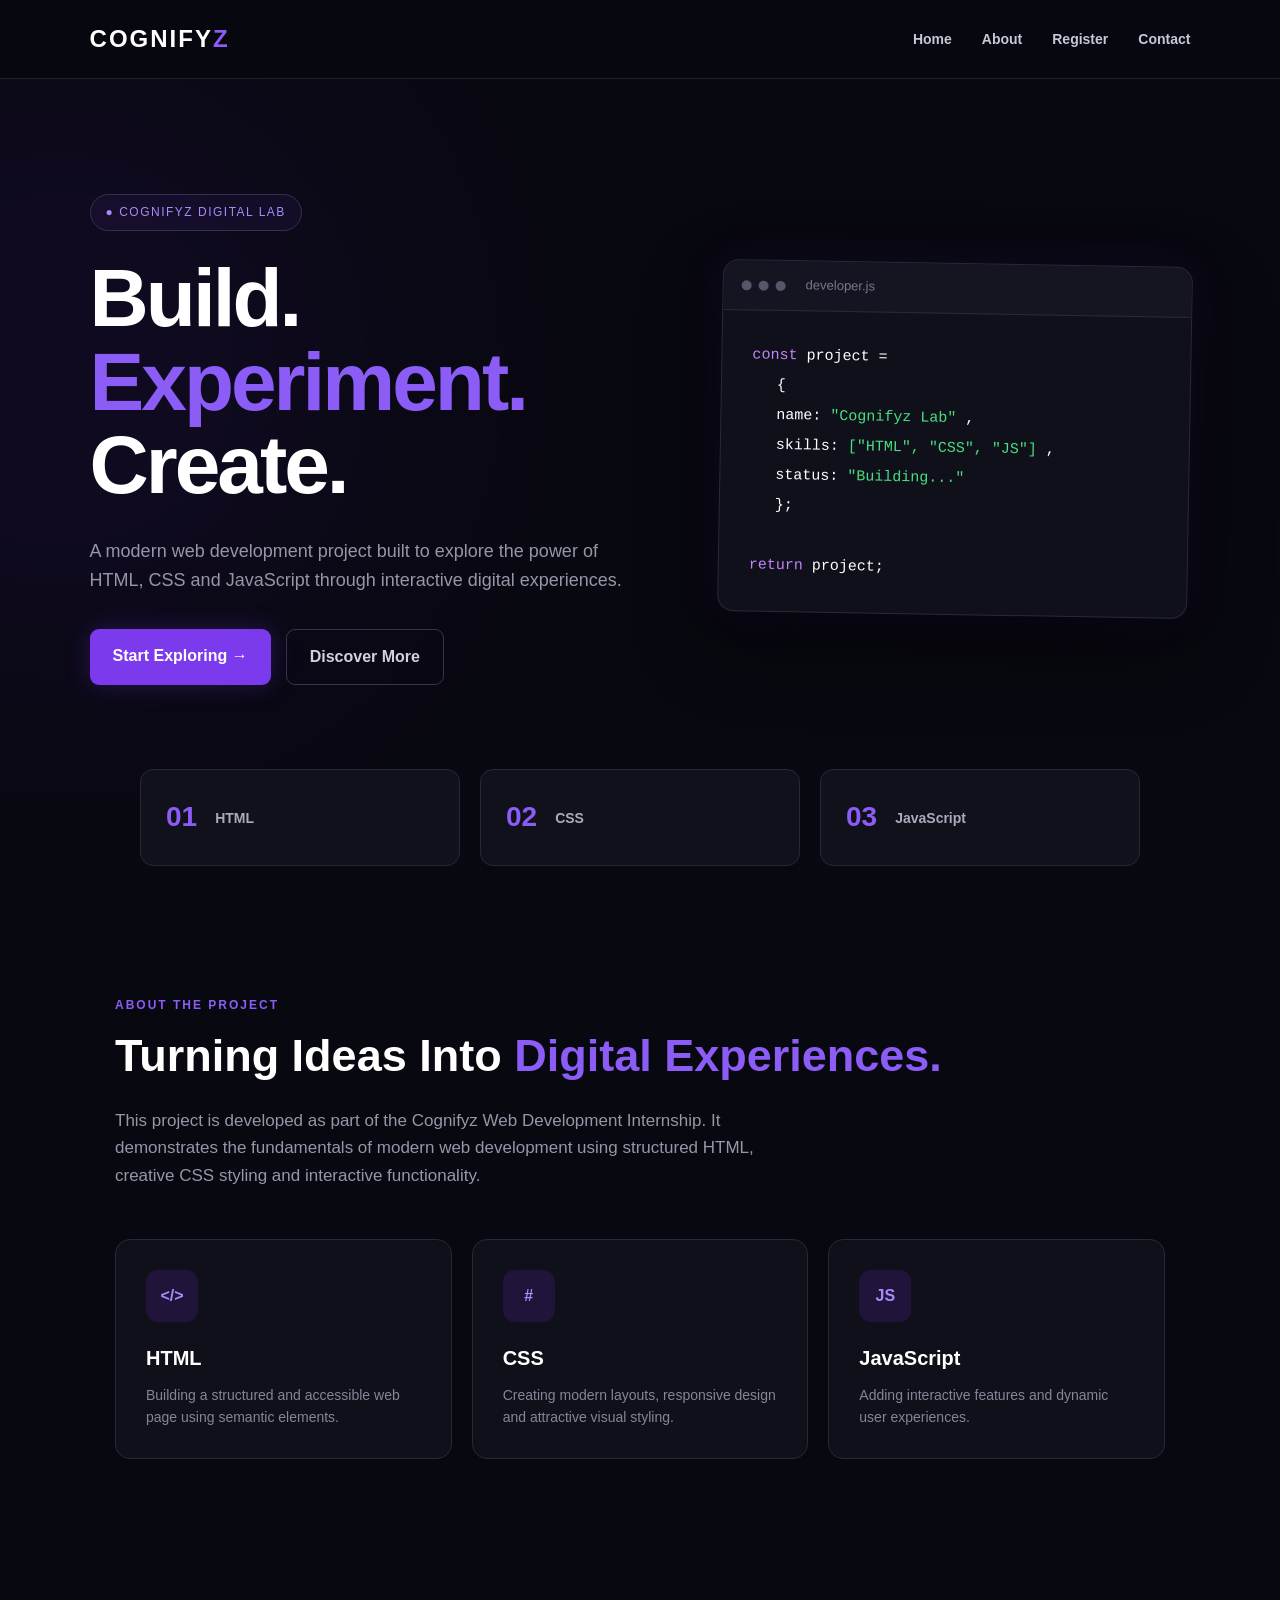
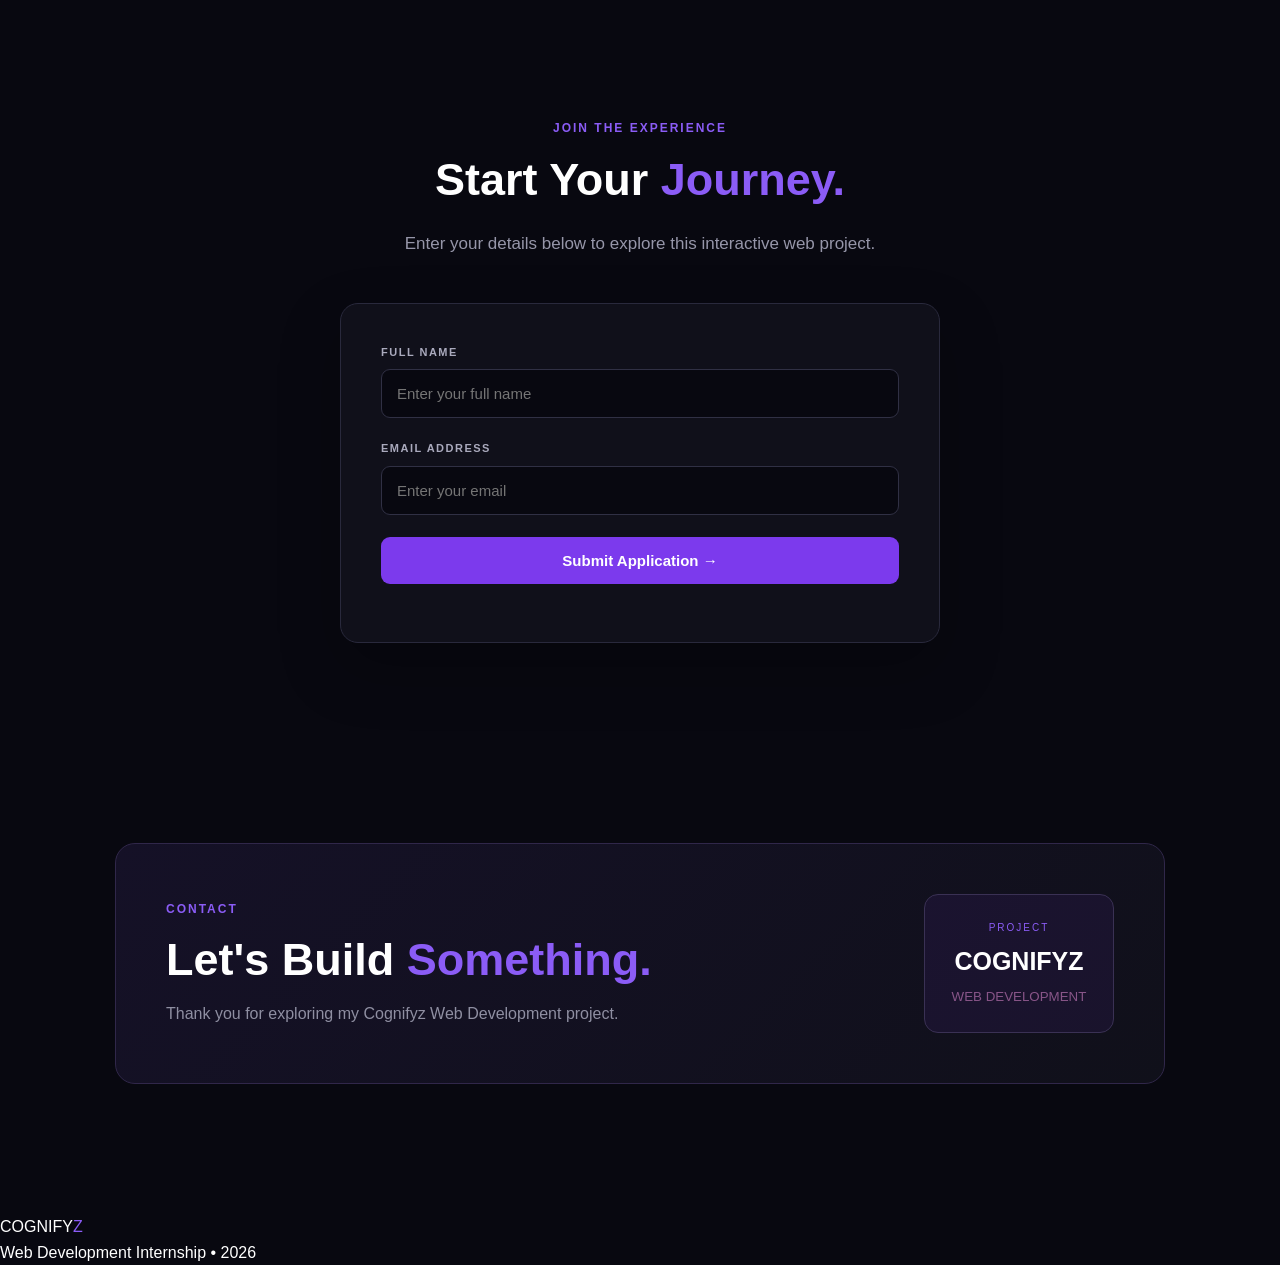
<file: Level 1/Task 1/index.html>
<head>
    <meta charset="UTF-8">
    <meta name="viewport" content="width=device-width, initial-scale=1.0">

    <title>Cognifyz | Digital Lab</title>

    <link rel="stylesheet" href="style.css">
</head>

<body>

    <!-- ================= NAVIGATION ================= -->

    <header class="navbar">

        <div class="logo">
            COGNIFY<span>Z</span>
        </div>

        <nav>
            <a href="#home">Home</a>
            <a href="#about">About</a>
            <a href="#register">Register</a>
            <a href="#contact">Contact</a>
        </nav>

    </header>


    <!-- ================= HERO ================= -->

    <main>

        <section id="home" class="hero">

            <div class="hero-content">

                <div class="mini-badge">
                    ● COGNIFYZ DIGITAL LAB
                </div>

                <h1>
                    Build.
                    <span>Experiment.</span>
                    Create.
                </h1>

                <p>
                    A modern web development project built to
                    explore the power of HTML, CSS and JavaScript
                    through interactive digital experiences.
                </p>

                <div class="hero-buttons">

                    <a href="#register" class="primary-btn">
                        Start Exploring →
                    </a>

                    <a href="#about" class="secondary-btn">
                        Discover More
                    </a>

                </div>

            </div>


            <!-- CODE VISUAL -->

            <div class="code-window">

                <div class="window-top">

                    <div class="window-dots">
                        <span></span>
                        <span></span>
                        <span></span>
                    </div>

                    <p>developer.js</p>

                </div>


                <div class="code-content">

                    <p>
                        <span class="purple">const</span>
                        project =
                    </p>

                    <p class="indent">
                        {
                    </p>

                    <p class="indent">
                        name:
                        <span class="green">
                            "Cognifyz Lab"
                        </span>,
                    </p>

                    <p class="indent">
                        skills:
                        <span class="green">
                            ["HTML", "CSS", "JS"]
                        </span>,
                    </p>

                    <p class="indent">
                        status:
                        <span class="green">
                            "Building..."
                        </span>
                    </p>

                    <p class="indent">
                        };
                    </p>

                    <br>

                    <p>
                        <span class="purple">return</span>
                        project;
                    </p>

                </div>

            </div>

        </section>


        <!-- ================= STATS ================= -->

        <section class="stats">

            <div class="stat-card">
                <strong>01</strong>
                <span>HTML</span>
            </div>

            <div class="stat-card">
                <strong>02</strong>
                <span>CSS</span>
            </div>

            <div class="stat-card">
                <strong>03</strong>
                <span>JavaScript</span>
            </div>

        </section>


        <!-- ================= ABOUT ================= -->

        <section id="about" class="about section">

            <div class="section-label">
                ABOUT THE PROJECT
            </div>

            <h2>
                Turning Ideas Into
                <span>Digital Experiences.</span>
            </h2>

            <p class="section-text">

                This project is developed as part of the
                Cognifyz Web Development Internship.
                It demonstrates the fundamentals of modern
                web development using structured HTML,
                creative CSS styling and interactive
                functionality.

            </p>


            <div class="skill-grid">

                <div class="skill-card">

                    <div class="skill-icon">
                        &lt;/&gt;
                    </div>

                    <h3>HTML</h3>

                    <p>
                        Building a structured and accessible
                        web page using semantic elements.
                    </p>

                </div>


                <div class="skill-card">

                    <div class="skill-icon">
                        #
                    </div>

                    <h3>CSS</h3>

                    <p>
                        Creating modern layouts, responsive
                        design and attractive visual styling.
                    </p>

                </div>


                <div class="skill-card">

                    <div class="skill-icon">
                        JS
                    </div>

                    <h3>JavaScript</h3>

                    <p>
                        Adding interactive features and
                        dynamic user experiences.
                    </p>

                </div>

            </div>

        </section>


        <!-- ================= REGISTER ================= -->

        <section id="register" class="register section">

            <div class="section-label">
                JOIN THE EXPERIENCE
            </div>

            <h2>
                Start Your
                <span>Journey.</span>
            </h2>

            <p class="section-text">
                Enter your details below to explore this
                interactive web project.
            </p>


            <div class="form-container">

                <form id="registrationForm">

                    <div class="input-group">

                        <label for="name">
                            FULL NAME
                        </label>

                        <input
                            type="text"
                            id="name"
                            placeholder="Enter your full name"
                            required
                        >

                    </div>


                    <div class="input-group">

                        <label for="email">
                            EMAIL ADDRESS
                        </label>

                        <input
                            type="email"
                            id="email"
                            placeholder="Enter your email"
                            required
                        >

                    </div>


                    <button
                        type="submit"
                        id="submitBtn"
                    >
                        Submit Application →
                    </button>

                </form>


                <p id="formMessage"></p>

            </div>

        </section>


        <!-- ================= CONTACT ================= -->

        <section id="contact" class="contact section">

            <div class="contact-box">

                <div>

                    <div class="section-label">
                        CONTACT
                    </div>

                    <h2>
                        Let's Build
                        <span>Something.</span>
                    </h2>

                    <p>
                        Thank you for exploring my
                        Cognifyz Web Development project.
                    </p>

                </div>


                <div class="contact-badge">

                    <span>PROJECT</span>

                    <strong>
                        COGNIFYZ
                    </strong>

                    <small>
                        WEB DEVELOPMENT
                    </small>

                </div>

            </div>

        </section>

    </main>


    <!-- ================= FOOTER ================= -->

    <footer>

        <div class="footer-logo">
            COGNIFY<span>Z</span>
        </div>

        <p>
            Web Development Internship • 2026
        </p>

    </footer>


    <!-- ================= JAVASCRIPT ================= -->

    <script>

        const form =
            document.getElementById("registrationForm");

        const submitBtn =
            document.getElementById("submitBtn");

        const message =
            document.getElementById("formMessage");


        form.addEventListener("submit", function(event) {

            event.preventDefault();

            submitBtn.classList.add("submitted");

            submitBtn.textContent =
                "Submitted ✓";

            message.textContent =
                "Your application has been submitted successfully!";

            message.classList.add("success");

        });

    </script>

</body>

</html>
</file>
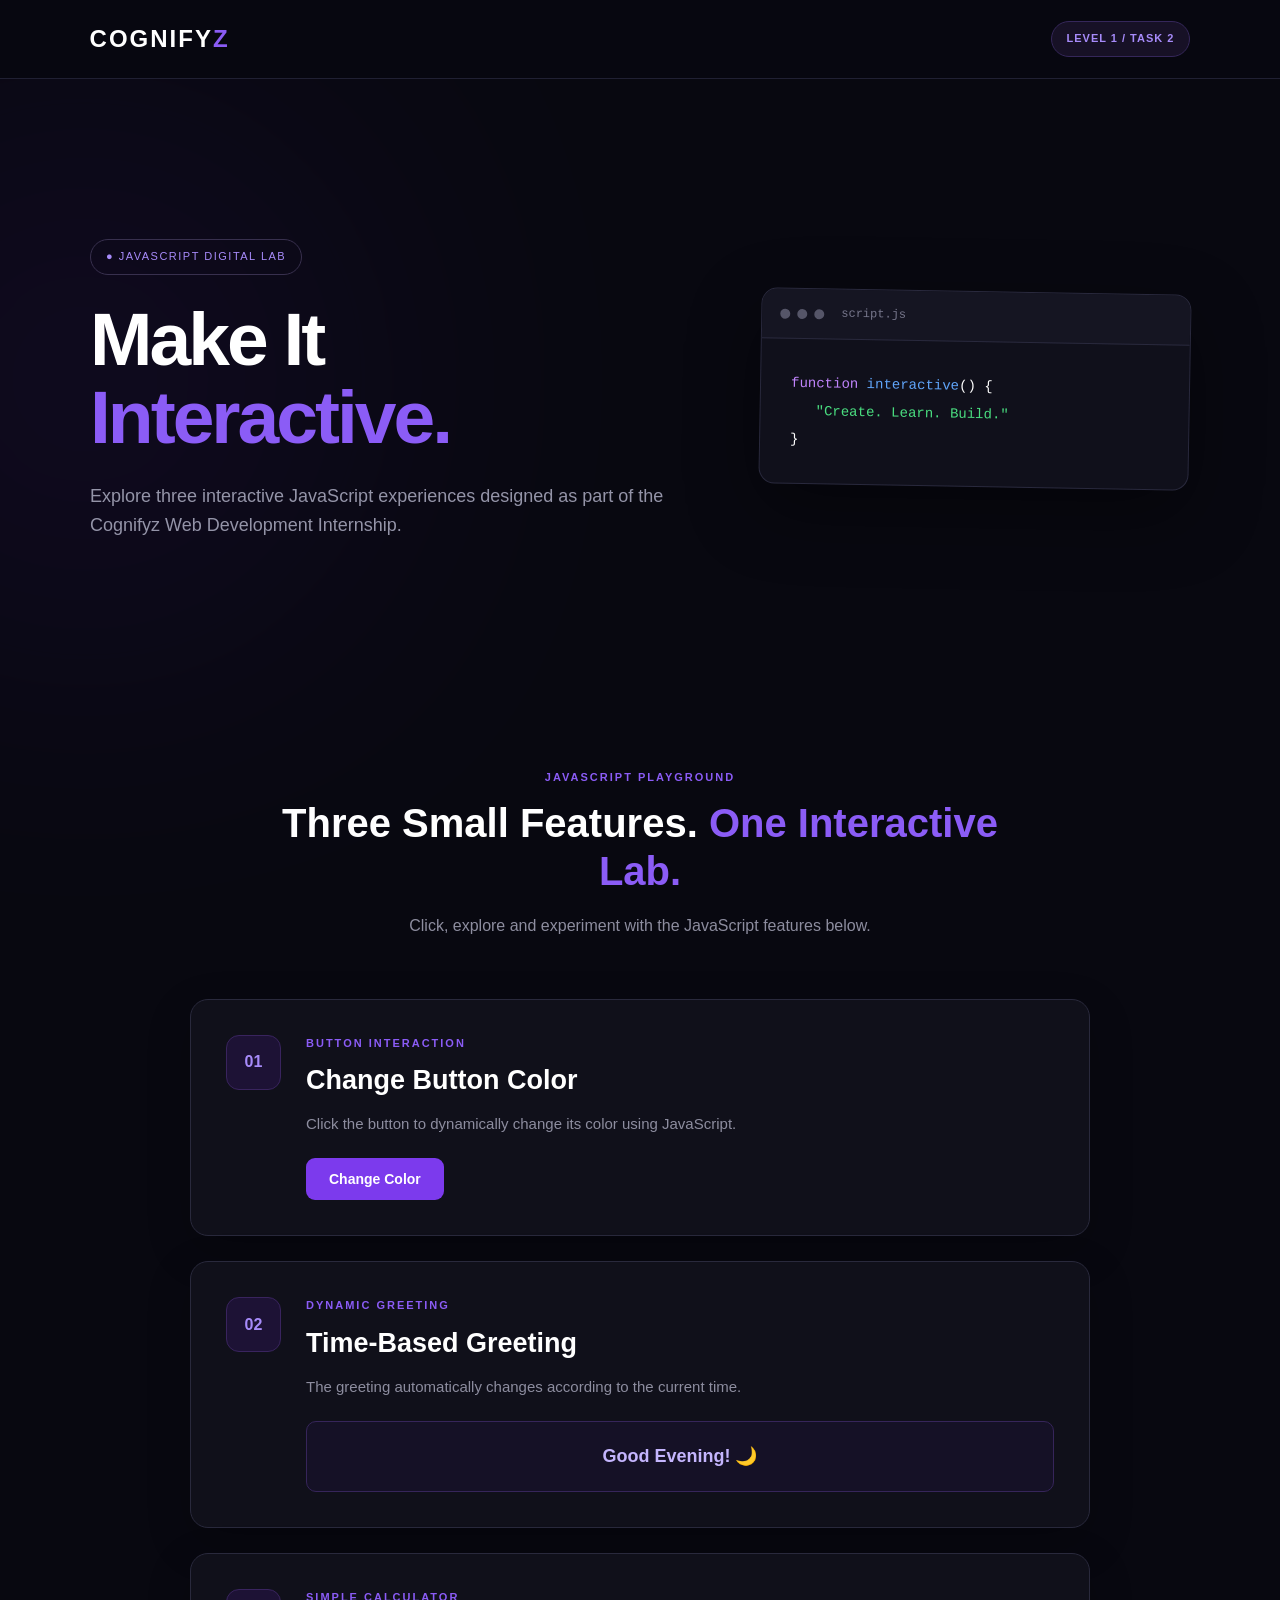
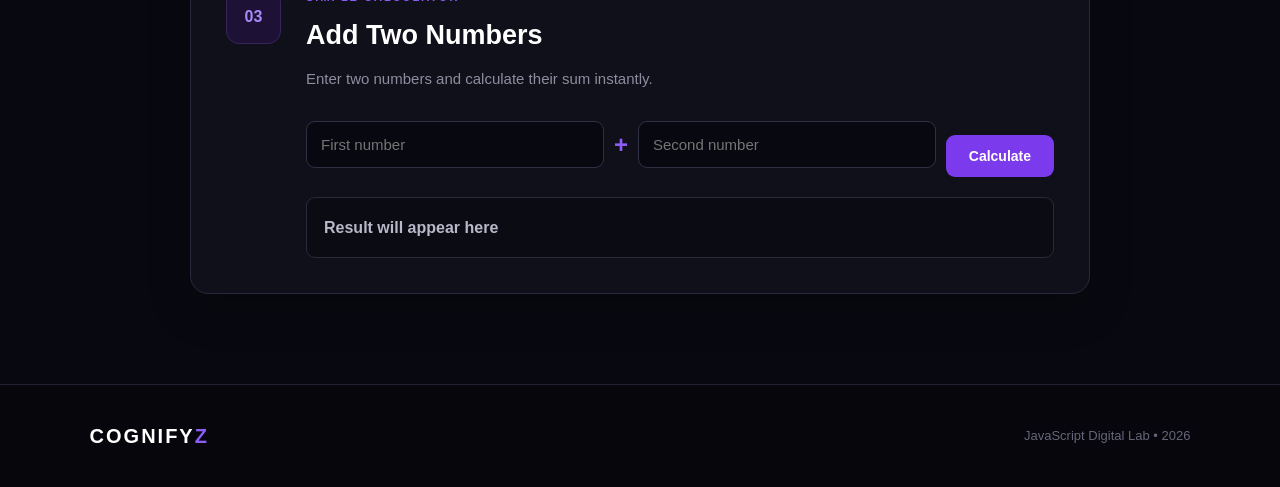
<file: Level 1/Task 2/index.html>
<!DOCTYPE html>
<html lang="en">

<head>
    <meta charset="UTF-8">
    <meta name="viewport" content="width=device-width, initial-scale=1.0">

    <title>Cognifyz | JavaScript Lab</title>

    <link rel="stylesheet" href="style.css">
</head>

<body>

    <!-- NAVIGATION -->

    <header class="navbar">

        <div class="logo">
            COGNIFY<span>Z</span>
        </div>

        <div class="badge">
            LEVEL 1 / TASK 2
        </div>

    </header>


    <!-- HERO -->

    <main>

        <section class="hero">

            <div class="hero-content">

                <div class="mini-badge">
                    ● JAVASCRIPT DIGITAL LAB
                </div>

                <h1>
                    Make It
                    <span>Interactive.</span>
                </h1>

                <p>
                    Explore three interactive JavaScript
                    experiences designed as part of the
                    Cognifyz Web Development Internship.
                </p>

            </div>


            <div class="hero-code">

                <div class="code-top">

                    <span></span>
                    <span></span>
                    <span></span>

                    <p>script.js</p>

                </div>

                <div class="code-body">

                    <p>
                        <span class="purple">function</span>
                        <span class="blue">interactive</span>() {
                    </p>

                    <p class="indent">
                        <span class="green">
                            "Create. Learn. Build."
                        </span>
                    </p>

                    <p>}</p>

                </div>

            </div>

        </section>


        <!-- INTRO -->

        <section class="intro">

            <p class="section-label">
                JAVASCRIPT PLAYGROUND
            </p>

            <h2>
                Three Small Features.
                <span>One Interactive Lab.</span>
            </h2>

            <p>
                Click, explore and experiment with the
                JavaScript features below.
            </p>

        </section>


        <!-- TASK 01 -->

        <section class="task-card">

            <div class="task-number">
                01
            </div>

            <div class="task-content">

                <p class="label">
                    BUTTON INTERACTION
                </p>

                <h3>
                    Change Button Color
                </h3>

                <p>
                    Click the button to dynamically change
                    its color using JavaScript.
                </p>

                <button
                    id="colorButton"
                    class="action-button"
                >
                    Change Color
                </button>

            </div>

        </section>


        <!-- TASK 02 -->

        <section class="task-card">

            <div class="task-number">
                02
            </div>

            <div class="task-content">

                <p class="label">
                    DYNAMIC GREETING
                </p>

                <h3>
                    Time-Based Greeting
                </h3>

                <p>
                    The greeting automatically changes
                    according to the current time.
                </p>

                <div
                    id="greeting"
                    class="greeting-box"
                >
                    Loading greeting...
                </div>

            </div>

        </section>


        <!-- TASK 03 -->

        <section class="task-card">

            <div class="task-number">
                03
            </div>

            <div class="task-content">

                <p class="label">
                    SIMPLE CALCULATOR
                </p>

                <h3>
                    Add Two Numbers
                </h3>

                <p>
                    Enter two numbers and calculate their
                    sum instantly.
                </p>


                <div class="calculator">

                    <input
                        type="number"
                        id="number1"
                        placeholder="First number"
                    >

                    <div class="plus">
                        +
                    </div>

                    <input
                        type="number"
                        id="number2"
                        placeholder="Second number"
                    >

                    <button
                        id="addButton"
                        class="action-button"
                    >
                        Calculate
                    </button>

                </div>


                <div
                    id="result"
                    class="result"
                >
                    Result will appear here
                </div>

            </div>

        </section>


        <!-- FOOTER -->

        <footer>

            <div class="footer-logo">
                COGNIFY<span>Z</span>
            </div>

            <p>
                JavaScript Digital Lab • 2026
            </p>

        </footer>

    </main>


    <!-- JAVASCRIPT -->

    <script src="script.js"></script>

</body>

</html>
</file>
<file: Level 1/Task 1/style.css>
* {
    margin: 0;
    padding: 0;
    box-sizing: border-box;
}

html {
    scroll-behavior: smooth;
}

body {
    font-family: Arial, Helvetica, sans-serif;
    background: #080810;
    color: #ffffff;
    line-height: 1.6;
}


/* ================= NAVBAR ================= */

.navbar {
    width: 100%;
    padding: 20px 7%;

    display: flex;
    justify-content: space-between;
    align-items: center;

    background: rgba(8, 8, 16, 0.92);

    border-bottom: 1px solid #202033;

    position: sticky;
    top: 0;
    z-index: 1000;
}

.logo {
    font-size: 24px;
    font-weight: 900;
    letter-spacing: 2px;
}

.logo span,
.footer-logo span {
    color: #8b5cf6;
}

.navbar nav {
    display: flex;
    gap: 30px;
}

.navbar nav a {
    color: #c7c7d8;
    text-decoration: none;
    font-size: 14px;
    font-weight: bold;

    transition: 0.3s;
}

.navbar nav a:hover {
    color: #9d7aff;
}


/* ================= HERO ================= */

.hero {
    min-height: 720px;

    padding: 100px 7%;

    display: flex;
    align-items: center;
    justify-content: space-between;

    gap: 70px;

    position: relative;
    overflow: hidden;
}


/* Background glow */

.hero::before {
    content: "";

    position: absolute;

    width: 420px;
    height: 420px;

    background: #6d28d9;

    filter: blur(170px);

    opacity: 0.22;

    top: 80px;
    left: -150px;

    border-radius: 50%;
}

.hero-content {
    max-width: 650px;

    position: relative;
    z-index: 2;
}

.mini-badge {
    display: inline-block;

    padding: 8px 15px;

    border: 1px solid #37304f;

    border-radius: 30px;

    color: #a78bfa;

    font-size: 12px;

    letter-spacing: 1.5px;

    margin-bottom: 25px;

    background: rgba(139, 92, 246, 0.06);
}

.hero h1 {
    font-size: clamp(48px, 7vw, 82px);

    line-height: 1.02;

    letter-spacing: -3px;

    margin-bottom: 30px;
}

.hero h1 span {
    color: #8b5cf6;
}

.hero-content > p {
    max-width: 600px;

    color: #9696a9;

    font-size: 18px;

    margin-bottom: 35px;
}


/* ================= BUTTONS ================= */

.hero-buttons {
    display: flex;

    gap: 15px;

    flex-wrap: wrap;
}

.primary-btn,
.secondary-btn {
    display: inline-block;

    padding: 14px 23px;

    border-radius: 9px;

    text-decoration: none;

    font-weight: bold;

    transition: 0.3s;
}

.primary-btn {
    background: #7c3aed;
    color: white;

    box-shadow:
        0 0 25px rgba(124, 58, 237, 0.25);
}

.primary-btn:hover {
    background: #8b5cf6;

    transform: translateY(-2px);
}

.secondary-btn {
    border: 1px solid #353549;

    color: #d2d2df;
}

.secondary-btn:hover {
    border-color: #8b5cf6;

    color: #a78bfa;
}


/* ================= CODE WINDOW ================= */

.code-window {
    width: 470px;

    flex-shrink: 0;

    background: #10101b;

    border: 1px solid #29293c;

    border-radius: 16px;

    overflow: hidden;

    box-shadow:
        0 30px 80px rgba(0, 0, 0, 0.45),
        0 0 50px rgba(124, 58, 237, 0.08);

    transform: rotate(1deg);

    position: relative;
    z-index: 2;
}

.window-top {
    height: 50px;

    padding: 0 18px;

    display: flex;
    align-items: center;

    gap: 20px;

    background: #151522;

    border-bottom: 1px solid #29293c;
}

.window-dots {
    display: flex;

    gap: 7px;
}

.window-dots span {
    width: 10px;
    height: 10px;

    border-radius: 50%;

    background: #56566a;
}

.window-top p {
    color: #77778d;

    font-size: 13px;
}

.code-content {
    padding: 30px;

    font-family: monospace;

    font-size: 15px;

    line-height: 2;
}

.indent {
    padding-left: 25px;
}

.purple {
    color: #c084fc;
}

.green {
    color: #4ade80;
}


/* ================= STATS ================= */

.stats {
    max-width: 1050px;

    margin: -30px auto 0;

    padding: 0 25px;

    display: grid;

    grid-template-columns:
        repeat(3, 1fr);

    gap: 20px;

    position: relative;

    z-index: 5;
}

.stat-card {
    padding: 25px;

    background: #11111c;

    border: 1px solid #27273a;

    border-radius: 13px;

    display: flex;

    align-items: center;

    gap: 18px;

    transition: 0.3s;
}

.stat-card:hover {
    border-color: #7c3aed;

    transform: translateY(-5px);
}

.stat-card strong {
    font-size: 28px;

    color: #8b5cf6;
}

.stat-card span {
    color: #aaaabd;

    font-size: 14px;

    font-weight: bold;
}


/* ================= COMMON SECTION ================= */

.section {
    max-width: 1100px;

    margin: auto;

    padding: 130px 25px;
}

.section-label {
    color: #8b5cf6;

    font-size: 12px;

    font-weight: bold;

    letter-spacing: 2px;

    margin-bottom: 15px;
}

.section h2 {
    font-size: 45px;

    line-height: 1.15;

    margin-bottom: 25px;
}

.section h2 span {
    color: #8b5cf6;
}

.section-text {
    max-width: 700px;

    color: #9696a9;

    font-size: 17px;
}


/* ================= SKILLS ================= */

.skill-grid {
    margin-top: 50px;

    display: grid;

    grid-template-columns:
        repeat(3, 1fr);

    gap: 20px;
}

.skill-card {
    padding: 30px;

    background: #10101a;

    border: 1px solid #28283b;

    border-radius: 15px;

    transition: 0.3s;
}

.skill-card:hover {
    transform: translateY(-7px);

    border-color: #7c3aed;

    box-shadow:
        0 15px 35px rgba(0, 0, 0, 0.25);
}

.skill-icon {
    width: 52px;
    height: 52px;

    display: flex;
    align-items: center;
    justify-content: center;

    border-radius: 12px;

    background: #21143a;

    color: #a78bfa;

    font-weight: bold;

    margin-bottom: 20px;
}

.skill-card h3 {
    margin-bottom: 10px;

    font-size: 20px;
}

.skill-card p {
    color: #858598;

    font-size: 14px;
}


/* ================= REGISTER ================= */

.register {
    text-align: center;
}

.register .section-text {
    margin: auto;
}

.form-container {
    max-width: 600px;

    margin: 45px auto 0;

    padding: 40px;

    background: #10101a;

    border: 1px solid #29293c;

    border-radius: 18px;

    text-align: left;

    box-shadow:
        0 25px 60px rgba(0, 0, 0, 0.25);
}

.input-group {
    margin-bottom: 22px;
}

.input-group label {
    display: block;

    color: #aaaabd;

    font-size: 11px;

    font-weight: bold;

    letter-spacing: 1.5px;

    margin-bottom: 8px;
}

.input-group input {
    width: 100%;

    padding: 15px;

    background: #080810;

    border: 1px solid #303044;

    border-radius: 9px;

    color: white;

    font-size: 15px;

    outline: none;

    transition: 0.3s;
}

.input-group input:focus {
    border-color: #8b5cf6;

    box-shadow:
        0 0 0 3px rgba(139, 92, 246, 0.1);
}

#submitBtn {
    width: 100%;

    padding: 15px;

    border: none;

    border-radius: 9px;

    background: #7c3aed;

    color: white;

    font-size: 15px;

    font-weight: bold;

    cursor: pointer;

    transition: 0.3s;
}

#submitBtn:hover {
    background: #8b5cf6;
}

#submitBtn.submitted {
    background: #22c55e;
}

#formMessage {
    margin-top: 18px;

    text-align: center;

    font-size: 14px;
}

#formMessage.success {
    color: #4ade80;

    font-weight: bold;
}


/* ================= CONTACT ================= */

.contact {
    padding-top: 70px;
}

.contact-box {
    padding: 50px;

    background:
        linear-gradient(
            135deg,
            #151127,
            #10101a
        );

    border: 1px solid #30274a;

    border-radius: 20px;

    display: flex;

    justify-content: space-between;

    align-items: center;

    gap: 40px;
}

.contact-box h2 {
    margin-bottom: 15px;
}

.contact-box p {
    color: #8f8fa2;
}

.contact-badge {
    min-width: 190px;

    padding: 25px;

    border: 1px solid #3a3154;

    border-radius: 14px;

    text-align: center;

    background: rgba(124, 58, 237, 0.08);
}

.contact-badge span {
    display: block;

    color: #8b5cf6;

    font-size: 10px;

    letter-spacing: 2px;
}

.contact-badge strong {
    display: block;

    font-size: 25px;

    margin: 5px 0;
}

.contact-badge small {
    color: #858
</file>
<file: Level 1/Task 2/style.css>
* {
    margin: 0;
    padding: 0;
    box-sizing: border-box;
}

html {
    scroll-behavior: smooth;
}

body {
    font-family: Arial, Helvetica, sans-serif;
    background: #080810;
    color: #ffffff;
    line-height: 1.6;
}


/* ================= NAVIGATION ================= */

.navbar {
    padding: 20px 7%;

    display: flex;
    justify-content: space-between;
    align-items: center;

    background: rgba(8, 8, 16, 0.94);

    border-bottom: 1px solid #202033;

    position: sticky;
    top: 0;
    z-index: 100;
}

.logo {
    font-size: 24px;
    font-weight: 900;
    letter-spacing: 2px;
}

.logo span,
.footer-logo span {
    color: #8b5cf6;
}

.badge {
    padding: 8px 15px;

    background: #171126;

    border: 1px solid #35275a;

    border-radius: 30px;

    color: #a78bfa;

    font-size: 11px;
    font-weight: bold;
    letter-spacing: 1px;
}


/* ================= HERO ================= */

.hero {
    max-width: 1150px;

    min-height: 620px;

    margin: auto;

    padding: 90px 25px;

    display: flex;
    align-items: center;
    justify-content: space-between;

    gap: 70px;

    position: relative;
}

.hero::before {
    content: "";

    position: absolute;

    width: 400px;
    height: 400px;

    background: #6d28d9;

    filter: blur(170px);

    opacity: 0.18;

    left: -180px;
    top: 100px;

    border-radius: 50%;
}

.hero-content {
    max-width: 650px;

    position: relative;
    z-index: 2;
}

.mini-badge {
    display: inline-block;

    padding: 8px 15px;

    border: 1px solid #38304e;

    border-radius: 30px;

    color: #a78bfa;

    font-size: 11px;

    letter-spacing: 1.5px;

    margin-bottom: 25px;
}

.hero h1 {
    font-size: clamp(48px, 7vw, 75px);

    line-height: 1.05;

    letter-spacing: -3px;

    margin-bottom: 25px;
}

.hero h1 span {
    color: #8b5cf6;
}

.hero-content > p {
    color: #9494a8;

    font-size: 18px;

    max-width: 600px;
}


/* ================= CODE WINDOW ================= */

.hero-code {
    width: 430px;

    flex-shrink: 0;

    background: #10101b;

    border: 1px solid #29293d;

    border-radius: 16px;

    overflow: hidden;

    box-shadow:
        0 25px 70px rgba(0, 0, 0, 0.4);

    transform: rotate(1deg);

    position: relative;
    z-index: 2;
}

.code-top {
    height: 50px;

    padding: 0 18px;

    display: flex;
    align-items: center;

    gap: 7px;

    background: #151522;

    border-bottom: 1px solid #29293d;
}

.code-top span {
    width: 10px;
    height: 10px;

    border-radius: 50%;

    background: #555568;
}

.code-top p {
    margin-left: 10px;

    color: #77778c;

    font-family: monospace;

    font-size: 12px;
}

.code-body {
    padding: 30px;

    font-family: monospace;

    line-height: 2;

    font-size: 14px;
}

.indent {
    padding-left: 25px;
}

.purple {
    color: #c084fc;
}

.blue {
    color: #60a5fa;
}

.green {
    color: #4ade80;
}


/* ================= INTRO ================= */

.intro {
    max-width: 850px;

    margin: auto;

    padding: 70px 25px 35px;

    text-align: center;
}

.section-label,
.label {
    color: #8b5cf6;

    font-size: 11px;

    font-weight: bold;

    letter-spacing: 2px;
}

.intro h2 {
    font-size: 40px;

    line-height: 1.2;

    margin: 12px 0 18px;
}

.intro h2 span {
    color: #8b5cf6;
}

.intro > p:last-child {
    color: #8d8d9f;

    font-size: 16px;
}


/* ================= TASK CARD ================= */

.task-card {
    max-width: 900px;

    margin: 25px auto;

    padding: 35px;

    display: flex;

    gap: 25px;

    background: #10101a;

    border: 1px solid #29293c;

    border-radius: 18px;

    box-shadow:
        0 15px 45px rgba(0, 0, 0, 0.2);

    transition: 0.3s;
}

.task-card:hover {
    transform: translateY(-5px);

    border-color: #633bb8;
}

.task-number {
    width: 55px;
    height: 55px;

    flex-shrink: 0;

    display: flex;
    align-items: center;
    justify-content: center;

    background: #1d1235;

    color: #a78bfa;

    border: 1px solid #39245e;

    border-radius: 13px;

    font-weight: bold;
}

.task-content {
    flex: 1;
}

.task-content h3 {
    font-size: 27px;

    margin: 7px 0 10px;
}

.task-content > p:not(.label) {
    color: #8d8d9f;

    font-size: 15px;
}


/* ================= BUTTON ================= */

.action-button {
    margin-top: 22px;

    padding: 13px 23px;

    border: none;

    border-radius: 9px;

    background: #7c3aed;

    color: white;

    font-size: 14px;

    font-weight: bold;

    cursor: pointer;

    transition: 0.3s;
}

.action-button:hover {
    background: #8b5cf6;

    transform: translateY(-2px);
}

.action-button.changed {
    background: #22c55e;
}

.action-button.changed:hover {
    background: #16a34a;
}


/* ================= GREETING ================= */

.greeting-box {
    margin-top: 22px;

    padding: 20px;

    background: #151126;

    border: 1px solid #36255a;

    border-radius: 10px;

    color: #c4b5fd;

    font-size: 18px;

    font-weight: bold;

    text-align: center;
}


/* ================= CALCULATOR ================= */

.calculator {
    margin-top: 22px;

    display: flex;

    align-items: center;

    gap: 10px;

    flex-wrap: wrap;
}

.calculator input {
    flex: 1;

    min-width: 150px;

    padding: 14px;

    background: #080810;

    border: 1px solid #303044;

    border-radius: 9px;

    color: white;

    font-size: 15px;

    outline: none;
}

.calculator input:focus {
    border-color: #8b5cf6;

    box-shadow:
        0 0 0 3px rgba(139, 92, 246, 0.1);
}

.plus {
    font-size: 24px;

    color: #8b5cf6;

    font-weight: bold;
}


/* ================= RESULT ================= */

.result {
    margin-top: 20px;

    padding: 17px;

    background: #0b0b13;

    border: 1px solid #29293c;

    border-radius: 9px;

    color: #b8b8ca;

    font-weight: bold;
}


/* ================= FOOTER ================= */

footer {
    margin-top: 90px;

    padding: 35px 7%;

    background: #06060c;

    border-top: 1px solid #202033;

    display: flex;

    justify-content: space-between;

    align-items: center;
}

.footer-logo {
    font-size: 20px;

    font-weight: 900;

    letter-spacing: 2px;
}

footer p {
    color: #66667a;

    font-size: 13px;
}


/* ================= MOBILE ================= */

@media (max-width: 850px) {

    .hero {
        flex-direction: column;

        text-align: center;

        padding: 70px 20px;

        gap: 45px;
    }

    .hero-code {
        width: 100
</file>
